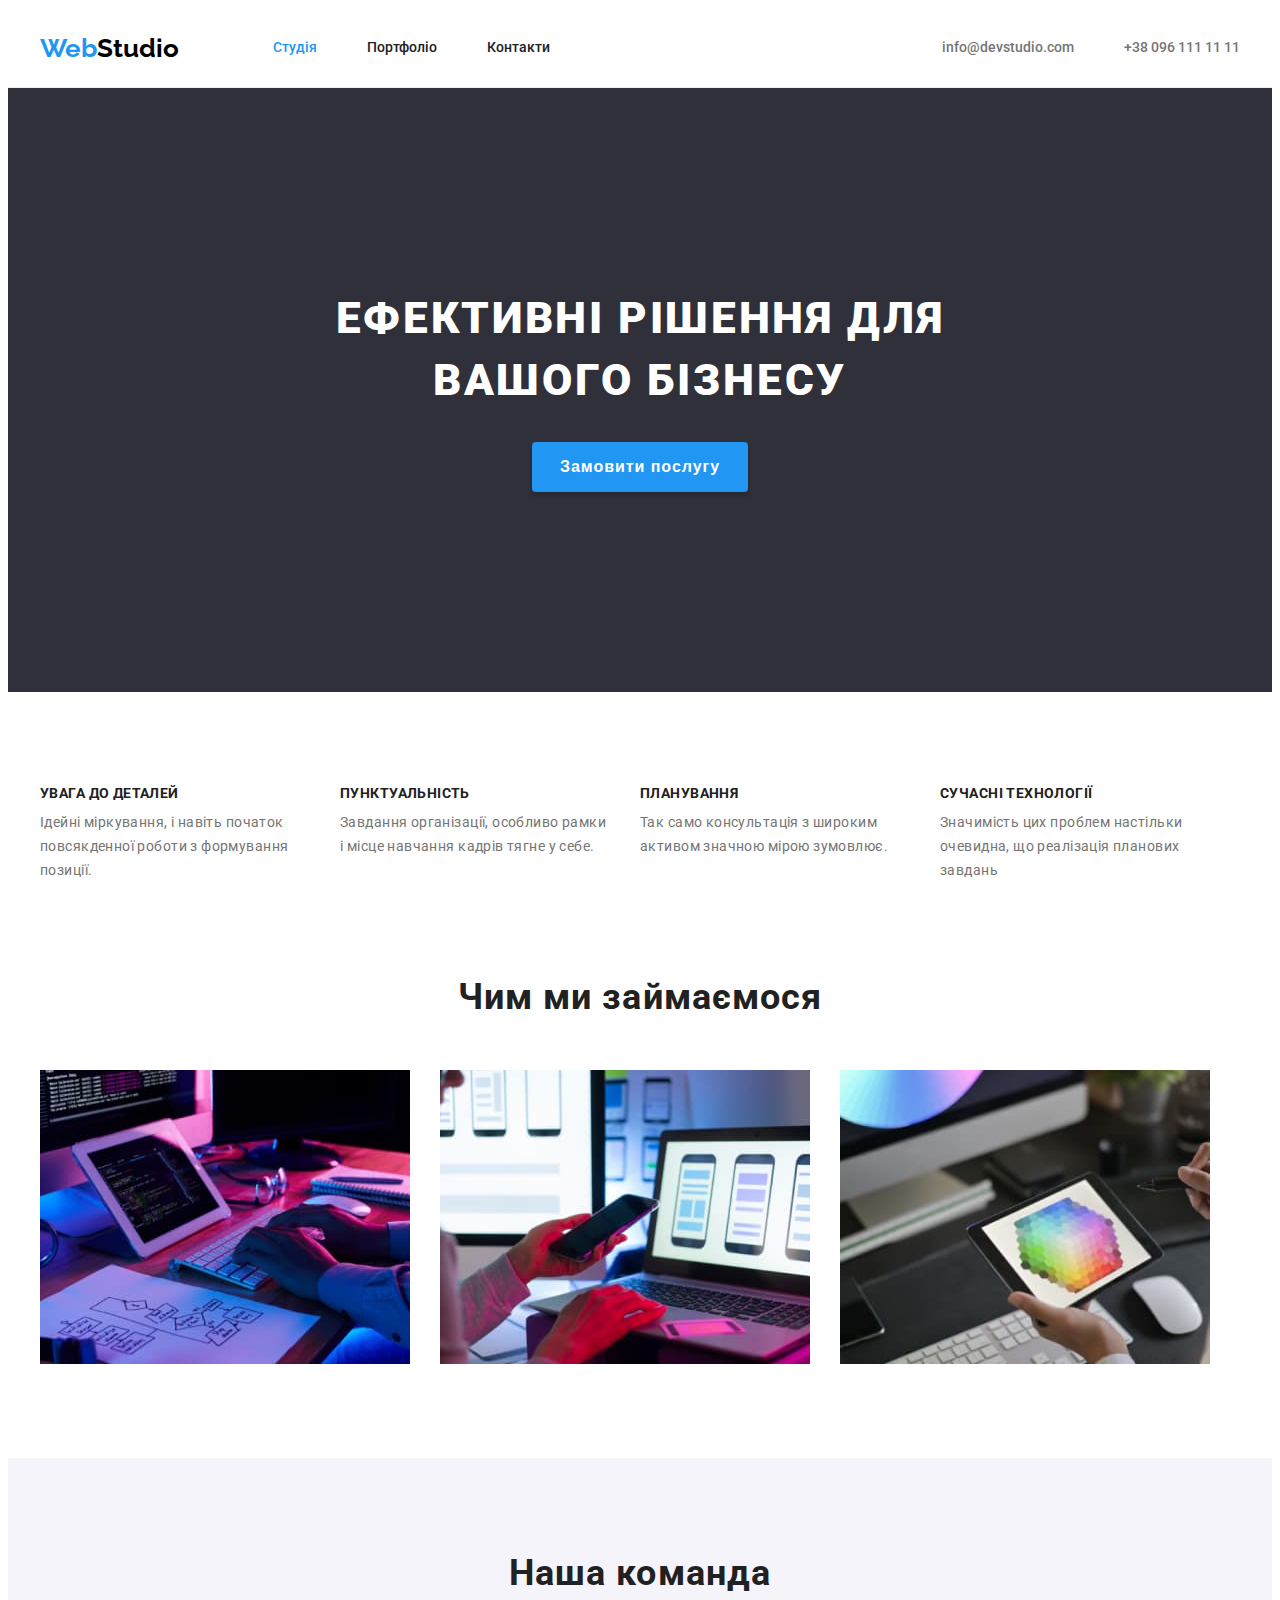
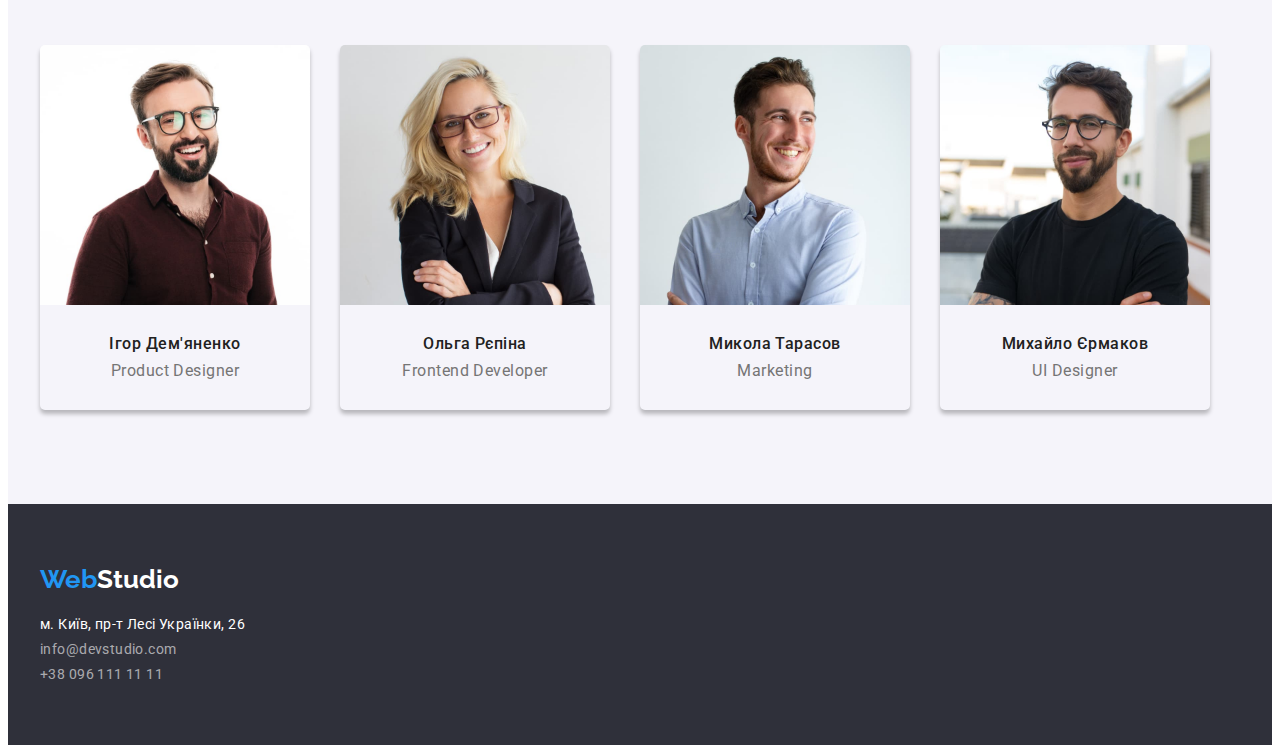
<file: index.html>
<!DOCTYPE html>
<html lang="uk">
  <head>
    <meta charset="UTF-8" />
    <meta http-equiv="X-UA-Compatible" content="IE=edge" />
    <meta name="viewport" content="width=device-width, initial-scale=1.0" />

    <link
      rel="stylesheet"
      href="https://cdnjs.cloudflare.com/ajax/libs/modern-normalize/1.0.0/modern-normalize.min.css"
      integrity="sha512-ISS7cAi1PEhQ8jnbJpJZMd29NlhNj4AWYyLOSp2CE/CsHxTCu+r+t0D2yoJudVrd0/8fTVPUVDzY5Tvli75u/g=="
      crossorigin="anonymous"
    />
    <link rel="stylesheet" href="./css/styles.css" />

    <link
      href="https://fonts.googleapis.com/css2?family=Raleway:wght@700&family=Roboto:wght@400;500;700;900&family=Updock&display=swap"
      rel="stylesheet"
    />

    <title>WebStudio</title>
  </head>
  <body>
    <header class="header">
      <div class="container header-content">
        <a href="" lang="en" class="logo"
          ><span class="accent">Web</span>Studio</a
        >
        <nav class="navigation">
          <ul class="nav-list">
            <li class="nav-list-items">
              <a href="index.html" class="nav-link activated">Студія</a>
            </li>
            <li class="nav-list-items">
              <a href="portfolio.html" class="nav-link">Портфоліо</a>
            </li>
            <li class="nav-list-items">
              <a href="#" class="nav-link">Контакти</a>
            </li>
          </ul>
        </nav>
        <ul class="contact-list">
          <li class="contact-list-item">
            <a href="mailto:info@devstudio.com" class="contact-link"
              >info@devstudio.com</a
            >
          </li>
          <li class="contact-list-item">
            <a href="tel:+380961111111" class="contact-link"
              >+38 096 111 11 11</a
            >
          </li>
        </ul>
      </div>
    </header>

    <main class="main">
      <section class="hero">
        <div class="container">
          <h1>Ефективні рішення для вашого бізнесу</h1>
          <button type="button" class="button">Замовити послугу</button>
        </div>
      </section>

      <section class="section">
        <div class="container">
          <ul class="properties-list">
            <li class="properties-item">
              <h3 class="properties-title">УВАГА ДО ДЕТАЛЕЙ</h3>
              <p>
                Ідейні міркування, і навіть початок повсякденної роботи з
                формування позиції.
              </p>
            </li>
            <li class="properties-item">
              <h3 class="properties-title">ПУНКТУАЛЬНІСТЬ</h3>
              <p>
                Завдання організації, особливо рамки і місце навчання кадрів
                тягне у себе.
              </p>
            </li>
            <li class="properties-item">
              <h3 class="properties-title">ПЛАНУВАННЯ</h3>
              <p>
                Так само консультація з широким активом значною мірою зумовлює.
              </p>
            </li>
            <li class="properties-item">
              <h3 class="properties-title">СУЧАСНІ ТЕХНОЛОГІЇ</h3>
              <p>
                Значимість цих проблем настільки очевидна, що реалізація
                планових завдань
              </p>
            </li>
          </ul>
        </div>
      </section>
      <section class="section no-padding">
        <div class="container">
          <h2 class="section-title">Чим ми займаємося</h2>
          <ul class="example-list">
            <li class="example-list-item">
              <img
                src="./images/box1.jpg"
                alt="людина набирає текст"
                width="370"
                height="294"
              />
            </li>
            <li class="example-list-item">
              <img
                src="./images/box2.jpg"
                alt="людина дивиться телефон"
                width="370"
                height="294"
              />
            </li>
            <li class="example-list-item">
              <img
                src="./images/box3.jpg"
                alt="робота на планшеті"
                width="370"
                height="294"
              />
            </li>
          </ul>
        </div>
      </section>

      <section class="section employer-section">
        <div class="container">
          <h2 class="section-title">Наша команда</h2>
          <ul class="employer-list">
            <li class="emloyer-list-item">
              <img
                src="./images/01.jpg"
                alt="чоловік в красній сорочці"
                width="270"
                height="260"
              />
              <div class="text-holder">
                <h3 class="employer-list-title">Ігор Дем'яненко</h3>
                <p lang="en">Product Designer</p>
              </div>
            </li>
            <li class="emloyer-list-item">
              <img
                src="./images/02.jpg"
                alt="жінка в костюмі"
                width="270"
                height="260"
              />
              <div class="text-holder">
                <h3 class="employer-list-title">Ольга Рєпіна</h3>
                <p lang="en">Frontend Developer</p>
              </div>
            </li>
            <li class="emloyer-list-item">
              <img
                src="./images/03.jpg"
                alt="чоловік в блакитній сорочці"
                width="270"
                height="260"
              />
              <div class="text-holder">
                <h3 class="employer-list-title">Микола Тарасов</h3>
                <p lang="en">Marketing</p>
              </div>
            </li>
            <li class="emloyer-list-item">
              <img
                src="./images/04.jpg"
                alt="чоловік в чорній сорочці"
                width="270"
                height="260"
              />
              <div class="text-holder">
                <h3 class="employer-list-title">Михайло Єрмаков</h3>
                <p lang="en">UI Designer</p>
              </div>
            </li>
          </ul>
        </div>
      </section>
    </main>
    <footer class="footer">
      <div class="container">
        <a href="" class="logo" lang="en"
          ><span class="accent">Web</span>Studio</a
        >
        <address class="address-holder">
          <ul class="address-list">
            <li>
              <a
                href="https://goo.gl/maps/kVRiSg8nGxtDqrdu7"
                target="_blank"
                rel="noopener noreferrer"
                class="address-link punson"
                >м. Київ, пр-т Лесі Українки, 26</a
              >
            </li>
            <li>
              <a href="mailto:info@devstudio.com" class="address-link"
                >info@devstudio.com</a
              >
            </li>
            <li>
              <a href="tel:+380961111111" class="address-link"
                >+38 096 111 11 11</a
              >
            </li>
          </ul>
        </address>
      </div>
    </footer>
  </body>
</html>
</file>
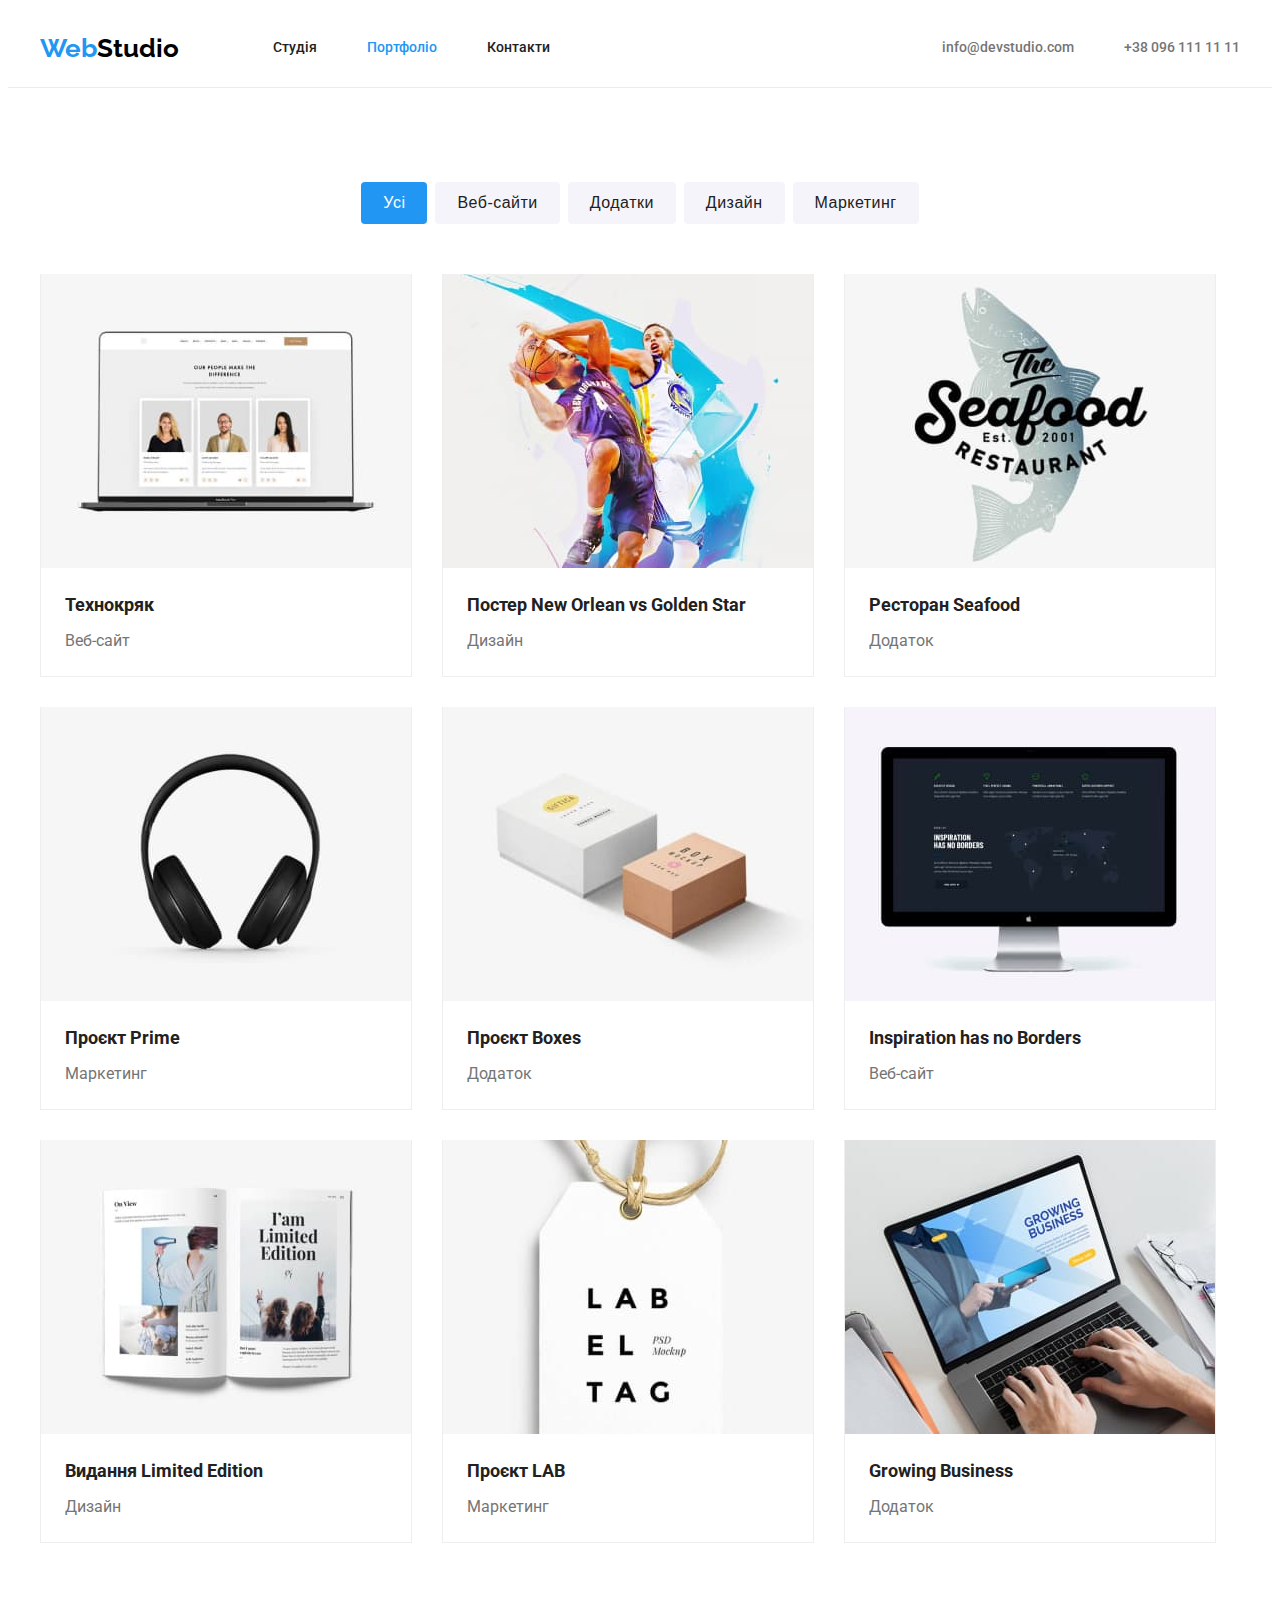
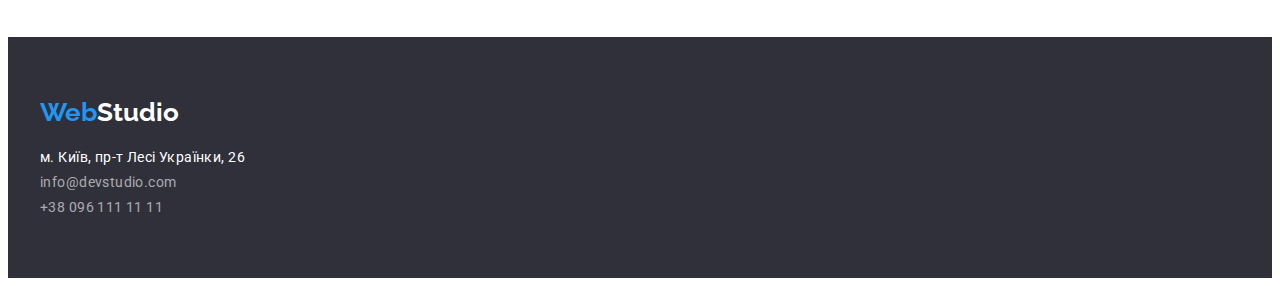
<file: portfolio.html>
<!DOCTYPE html>
<html lang="uk">
  <head>
    <meta charset="UTF-8" />
    <meta http-equiv="X-UA-Compatible" content="IE=edge" />
    <meta name="viewport" content="width=device-width, initial-scale=1.0" />

    <link
      rel="stylesheet"
      href="https://cdnjs.cloudflare.com/ajax/libs/modern-normalize/1.0.0/modern-normalize.min.css"
      integrity="sha512-ISS7cAi1PEhQ8jnbJpJZMd29NlhNj4AWYyLOSp2CE/CsHxTCu+r+t0D2yoJudVrd0/8fTVPUVDzY5Tvli75u/g=="
      crossorigin="anonymous"
    />
    <link rel="stylesheet" href="./css/styles.css" />

    <link
      href="https://fonts.googleapis.com/css2?family=Raleway:wght@700&family=Roboto:wght@400;500;700;900&family=Updock&display=swap"
      rel="stylesheet"
    />

    <title>WebStudio</title>
  </head>
  <body id="portfolio">
    <header class="header">
      <div class="container header-content">
        <a href="" lang="en" class="logo"
          ><span class="accent">Web</span>Studio</a
        >
        <nav class="navigation">
          <ul class="nav-list">
            <li class="nav-list-items">
              <a href="index.html" class="nav-link">Студія</a>
            </li>
            <li class="nav-list-items">
              <a href="portfolio.html" class="nav-link activated">Портфоліо</a>
            </li>
            <li class="nav-list-items">
              <a href="#" class="nav-link">Контакти</a>
            </li>
          </ul>
        </nav>
        <ul class="contact-list">
          <li class="contact-list-item">
            <a href="mailto:info@devstudio.com" class="contact-link"
              >info@devstudio.com</a
            >
          </li>
          <li class="contact-list-item">
            <a href="tel:+380961111111" class="contact-link"
              >+38 096 111 11 11</a
            >
          </li>
        </ul>
      </div>
    </header>

    <main>
      <section class="section filter-section">
        <div class="container">
          <ul class="portfolio-list">
            <li class="portfolio-list-item">
              <button type="button" class="portfolio-list-button activated">
                Усі
              </button>
            </li>
            <li class="portfolio-list-item">
              <button type="button" class="portfolio-list-button">
                Веб-сайти
              </button>
            </li>
            <li class="portfolio-list-item">
              <button type="button" class="portfolio-list-button">
                Додатки
              </button>
            </li>
            <li class="portfolio-list-item">
              <button type="button" class="portfolio-list-button">
                Дизайн
              </button>
            </li>
            <li class="portfolio-list-item">
              <button type="button" class="portfolio-list-button">
                Маркетинг
              </button>
            </li>
          </ul>
          <ul class="project-list">
            <li class="project-list-item">
              <a href="">
                <img
                  src="./images/05.jpg"
                  alt="опис зображення 1"
                  width="370"
                  height="294"
                />
                <div class="item-text-holder">
                  <h3>Технокряк</h3>
                  <p>Веб-сайт</p>
                </div>
              </a>
            </li>
            <li class="project-list-item">
              <a href="">
                <img
                  src="./images/06.jpg"
                  alt="опис зображення 2"
                  width="370"
                  height="294"
                />
                <div class="item-text-holder">
                  <h3>Постер New Orlean vs Golden Star</h3>
                  <p>Дизайн</p>
                </div>
              </a>
            </li>
            <li class="project-list-item">
              <a href="">
                <img
                  src="./images/07.jpg"
                  alt="опис зображення 3"
                  width="370"
                  height="294"
                />
                <div class="item-text-holder">
                  <h3>Ресторан Seafood</h3>
                  <p>Додаток</p>
                </div>
              </a>
            </li>
            <li class="project-list-item">
              <a href="">
                <img
                  src="./images/08.jpg"
                  alt="опис зображення 4"
                  width="370"
                  height="294"
                />
                <div class="item-text-holder">
                  <h3>Проєкт Prime</h3>
                  <p>Маркетинг</p>
                </div>
              </a>
            </li>
            <li class="project-list-item">
              <a href="">
                <img
                  src="./images/09.jpg"
                  alt="опис зображення 5"
                  width="370"
                  height="294"
                />
                <div class="item-text-holder">
                  <h3>Проєкт Boxes</h3>
                  <p>Додаток</p>
                </div>
              </a>
            </li>
            <li class="project-list-item">
              <a href="">
                <img
                  src="./images/10.jpg"
                  alt="опис зображення 6"
                  width="370"
                  height="294"
                />
                <div class="item-text-holder">
                  <h3>Inspiration has no Borders</h3>
                  <p>Веб-сайт</p>
                </div>
              </a>
            </li>
            <li class="project-list-item">
              <a href="">
                <img
                  src="./images/11.jpg"
                  alt="опис зображення 7"
                  width="370"
                  height="294"
                />
                <div class="item-text-holder">
                  <h3>Видання Limited Edition</h3>
                  <p>Дизайн</p>
                </div>
              </a>
            </li>
            <li class="project-list-item">
              <a href="">
                <img
                  src="./images/12.jpg"
                  alt="опис зображення 8"
                  width="370"
                  height="294"
                />
                <div class="item-text-holder">
                  <h3>Проєкт LAB</h3>
                  <p>Маркетинг</p>
                </div>
              </a>
            </li>
            <li class="project-list-item">
              <a href="">
                <img
                  src="./images/13.jpg"
                  alt="опис зображення 9"
                  width="370"
                  height="294"
                />
                <div class="item-text-holder">
                  <h3>Growing Business</h3>
                  <p>Додаток</p>
                </div>
              </a>
            </li>
          </ul>
        </div>
      </section>
    </main>

    <footer class="footer">
      <div class="container">
        <a href="" class="logo" lang="en"
          ><span class="accent">Web</span>Studio</a
        >
        <address class="address-holder">
          <ul class="address-list">
            <li>
              <a
                href="https://goo.gl/maps/kVRiSg8nGxtDqrdu7"
                target="_blank"
                rel="noopener noreferrer"
                class="address-link punson"
                >м. Київ, пр-т Лесі Українки, 26</a
              >
            </li>
            <li>
              <a href="mailto:info@devstudio.com" class="address-link"
                >info@devstudio.com</a
              >
            </li>
            <li>
              <a href="tel:+380961111111" class="address-link"
                >+38 096 111 11 11</a
              >
            </li>
          </ul>
        </address>
      </div>
    </footer>
  </body>
</html>
</file>
<file: css/styles.css>
:root {
  --accent-color: #2196f3;
  --lighter-text: #757575;
  --darker-text: #212121;
  --super-light-text: #ffffff;
  --super-dark-color: #000000;
  --sub-nav-back-color: #f5f4fa;
  --card-set-gap: 30px;
}
/* reset */
a:hover,
a,
a:focus {
  text-decoration: none;
}
ul,
li,
p,
h1,
h2,
h3,
h4,
h5,
h6 {
  margin: 0;
  padding: 0;
}
ul,
ol {
  list-style: none;
}
img {
  display: block;
}
body {
  font-family: "Roboto", sans-serif;
  color: var(--lighter-text);
}

/* container */
.container {
  width: 1200px;
  margin-right: auto;
  margin-left: auto;
  padding-right: 15px;
  padding-left: 15px;
}

/* header */
.header {
  border-bottom: 1px solid #ececec;
}
.header-content {
  display: flex;
  align-items: center;
}
.logo {
  font-family: "Raleway", sans-serif;
  font-style: normal;
  font-weight: 700;
  font-size: 26px;
  color: var(--super-dark-color);
  margin-right: 94px;
}
.logo .accent {
  color: var(--accent-color);
}

/* navigation  */
.nav-list {
  display: flex;
}
.nav-list-items {
  margin-right: 50px;
}
.nav-list-items:last-child {
  margin-right: 0;
}
.nav-link {
  display: block;
  padding-top: 32px;
  padding-bottom: 32px;

  font-weight: 500;
  font-size: 14px;
  line-height: 1.1;
  color: var(--darker-text);
}
.contact-list {
  display: flex;
  margin-left: auto;
}
.contact-list-item {
  margin-right: 50px;
}
.contact-list-item:last-child {
  margin-right: 0;
}
.contact-link {
  display: block;
  padding-top: 32px;
  padding-bottom: 32px;
  font-weight: 500;
  font-size: 14px;
  line-height: 1.1;
  color: var(--lighter-text);
}
.nav-link:hover,
.nav-link:focus,
.contact-link:hover,
.contact-link:focus {
  color: var(--accent-color);
}
.nav-link:active {
  color: var(--accent-color);
}
.nav-link.activated {
  color: var(--accent-color);
}

/* MAIN content */
.main {
  font-style: normal;
  font-weight: 400;
  font-size: 14px;
  line-height: 1.7;
  letter-spacing: 0.03em;
}
.hero {
  background-color: #2f303a;
  padding-top: 200px;
  padding-bottom: 200px;
}
.hero .button {
  display: block;
  margin-left: auto;
  margin-right: auto;
}
.hero h1 {
  text-align: center;
  max-width: 680px;
  margin-right: auto;
  margin-left: auto;
  margin-bottom: 30px;

  font-weight: 900;
  font-size: 44px;
  line-height: 1.4;
  text-align: center;
  letter-spacing: 0.06em;
  text-transform: uppercase;
  color: var(--super-light-text);
}

.hero .button {
  font-weight: 700;
  font-size: 16px;
  line-height: 1.87;
  text-align: center;
  letter-spacing: 0.06em;
  color: var(--super-light-text);
  width: 216px;
  height: 50px;
  background: var(--accent-color);
  box-shadow: 0px 4px 4px rgba(0, 0, 0, 0.15);
  border: 1px var(--accent-color);
  border-radius: 4px;
}

/* sections */
.section {
  padding-top: 94px;
  padding-bottom: 94px;
}
.no-padding {
  padding-top: 0;
}
.properties-list {
  display: flex;
  column-gap: var(--card-set-gap);
}
.properties-item {
  width: 270px;
  /* flex-basis: calc((100-3 * var(--card-set-gap)) / 4); */
}
.properties-list .properties-title {
  margin-bottom: 10px;
  font-weight: 700;
  font-size: 14px;
  line-height: 1.1;
  letter-spacing: 0.03em;
  text-transform: uppercase;
  color: var(--darker-text);
}
.section .section-title {
  margin-bottom: 50px;
  font-weight: 700;
  font-size: 36px;
  line-height: 1.2;
  text-align: center;
  letter-spacing: 0.03em;

  color: var(--darker-text);
}
.example-list {
  display: flex;
  column-gap: var(--card-set-gap);
}

.employer-list {
  display: flex;
  text-align: center;
  column-gap: var(--card-set-gap);
  font-size: 16px;
  line-height: 1.1;
  letter-spacing: 0.03em;
}
.emloyer-list-item {
  border-radius: 5px;
  overflow: hidden;
  box-shadow: 0px 4px 4px 0px rgba(0, 0, 0, 0.25);
}
.emloyer-list-item:hover {
  box-shadow: 0px 4px 4px 0px rgba(0, 0, 0, 0.25),
    0px 1px 4px 0px rgba(0, 0, 0, 0.14), 0px 2px 1px 0px rgba(0, 0, 0, 0.2);
}

.employer-list .employer-list-title {
  margin-bottom: 10px;
  font-weight: 500;
  font-size: 16px;
  text-align: center;
  letter-spacing: 0.03em;
  color: var(--darker-text);
}
.emloyer-list-item .text-holder {
  padding-top: var(--card-set-gap);
  padding-bottom: var(--card-set-gap);

  font-size: 16px;
  line-height: 1.1;
  letter-spacing: 0.03em;
}

/* footer area */

.footer {
  background: #2f303a;
  padding-top: 60px;
  padding-bottom: 60px;
}
.footer .logo {
  color: var(--super-light-text);
  margin-right: 0;
}
.address-holder {
  margin-top: 20px;
}
.address-list li {
  margin-bottom: 4px;
}
.address-list li:last-child {
  margin-bottom: 0;
}
.address-link {
  font-size: 14px;
  line-height: 1.5;
  letter-spacing: 0.03em;
  color: rgba(255, 255, 255, 0.6);
  font-style: normal;
}

.address-link:hover,
.address-link:focus {
  color: var(--accent-color);
}
.address-link.punson,
.address-link.punson:hover,
.address-link.punson:focus {
  color: var(--super-light-text);
  text-decoration: none;
}
.employer-section {
  background-color: var(--sub-nav-back-color);
}

/* NEW PAGE */
/* PORTFOLIO  */
.filter-section {
  /* margin-top: 80px; */
}
.portfolio-list {
  display: flex;
  justify-content: center;
  margin-bottom: 50px;
}
.portfolio-list-item {
  margin-left: 8px;
}
.portfolio-list-item:first-child {
  margin-left: 0;
}
.portfolio-list-button {
  background: var(--sub-nav-back-color);
  border-radius: 4px;
  border: 1px var(--sub-nav-back-color);
  padding-top: 6px;
  padding-bottom: 6px;
  padding-right: 22px;
  padding-left: 22px;

  font-weight: 500;
  font-size: 16px;
  line-height: 1.87;
  text-align: center;
  letter-spacing: 0.03em;
  color: var(--darker-text);
  cursor: pointer;
}

.portfolio-list-button:hover,
.portfolio-list-button:focus,
.portfolio-list .activated {
  background: var(--accent-color);
  border: 1px var(--accent-color);
  color: var(--super-light-text);
}
.project-list {
  display: flex;
  flex-wrap: wrap;
  gap: var(--card-set-gap);
}
.project-list-item {
  width: 370px;
  font-size: 16px;
  line-height: 1.875;
  border-left: 1px solid #eeeeee;
  border-right: 1px solid #eeeeee;
  border-bottom: 1px solid #eeeeee;
}
.project-list-item a {
  color: var(--lighter-text);
  display: block;
}
.item-text-holder {
  padding-right: 24px;
  padding-left: 24px;
  padding-bottom: 20px;
  padding-top: 20px;
}
.item-text-holder h3 {
  margin-bottom: 4px;
  font-size: 18px;
  font-weight: 700;
  color: var(--darker-text);
}
</file>
